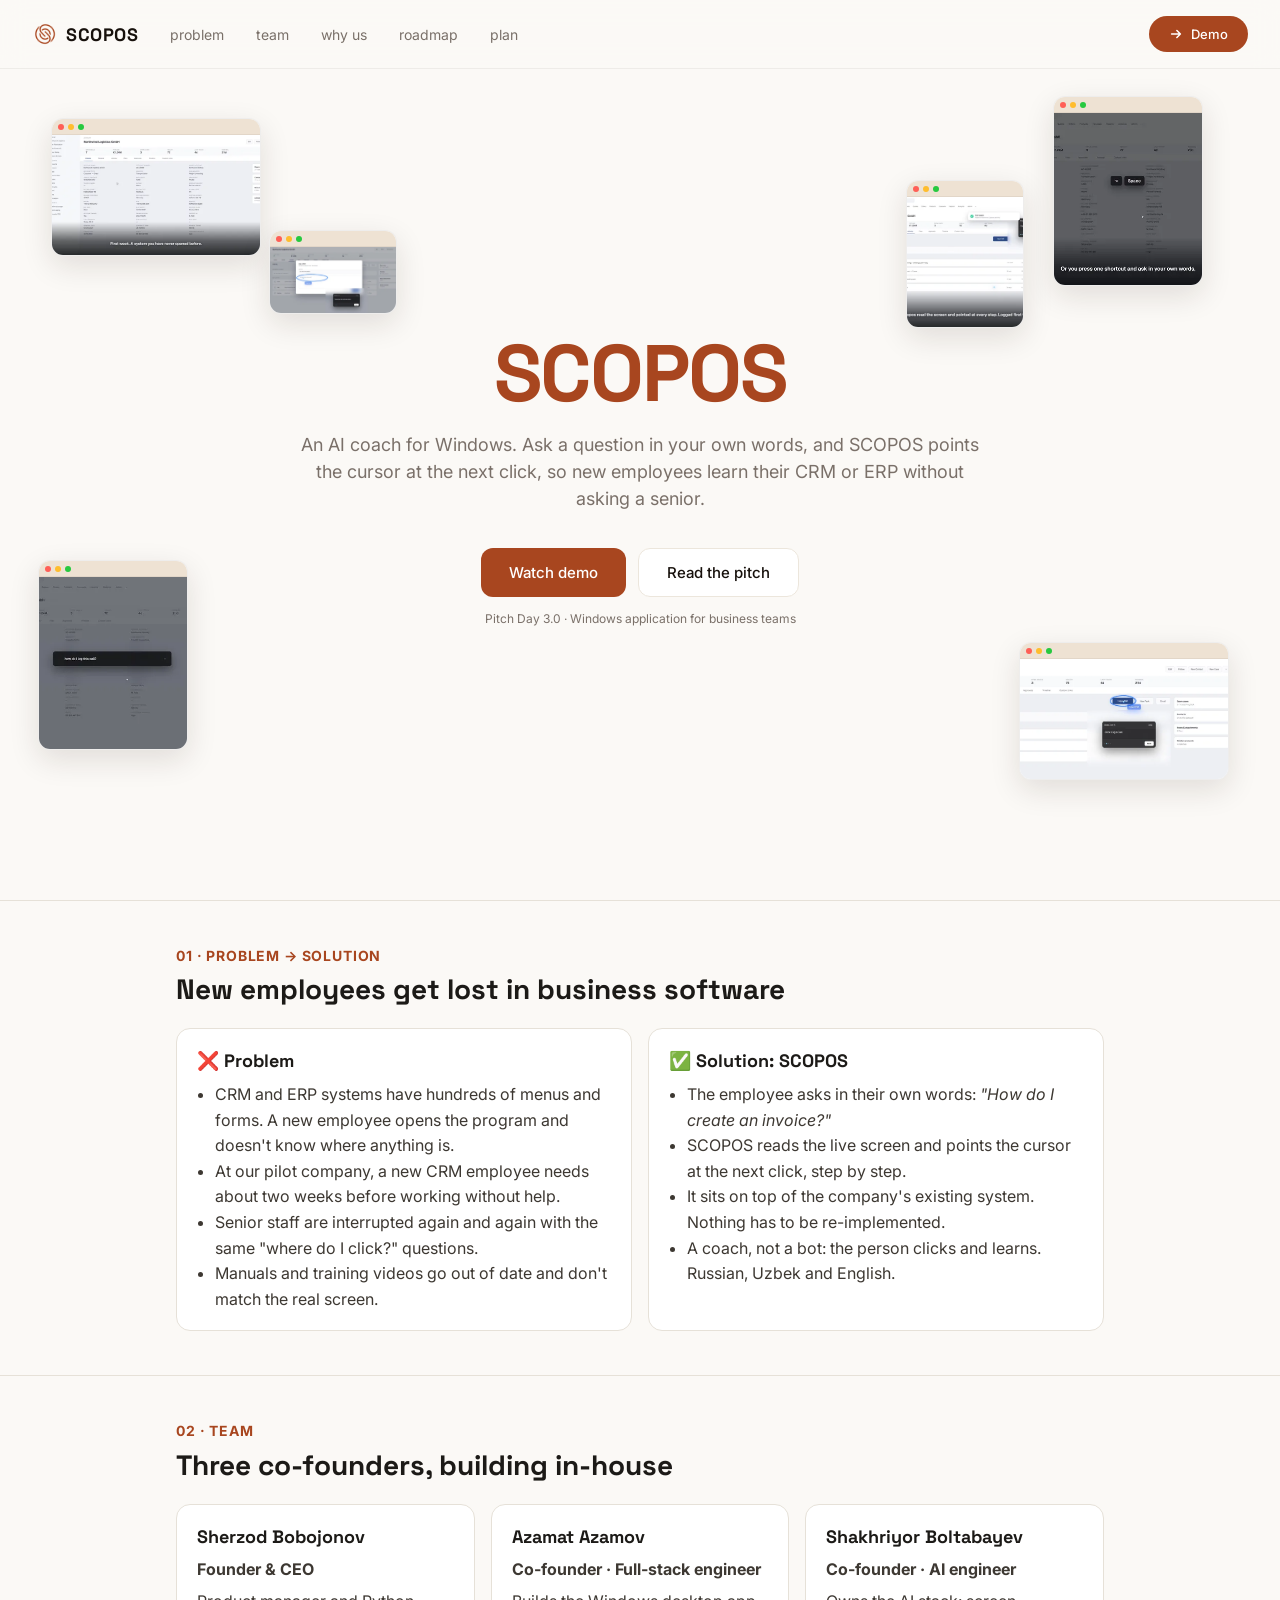
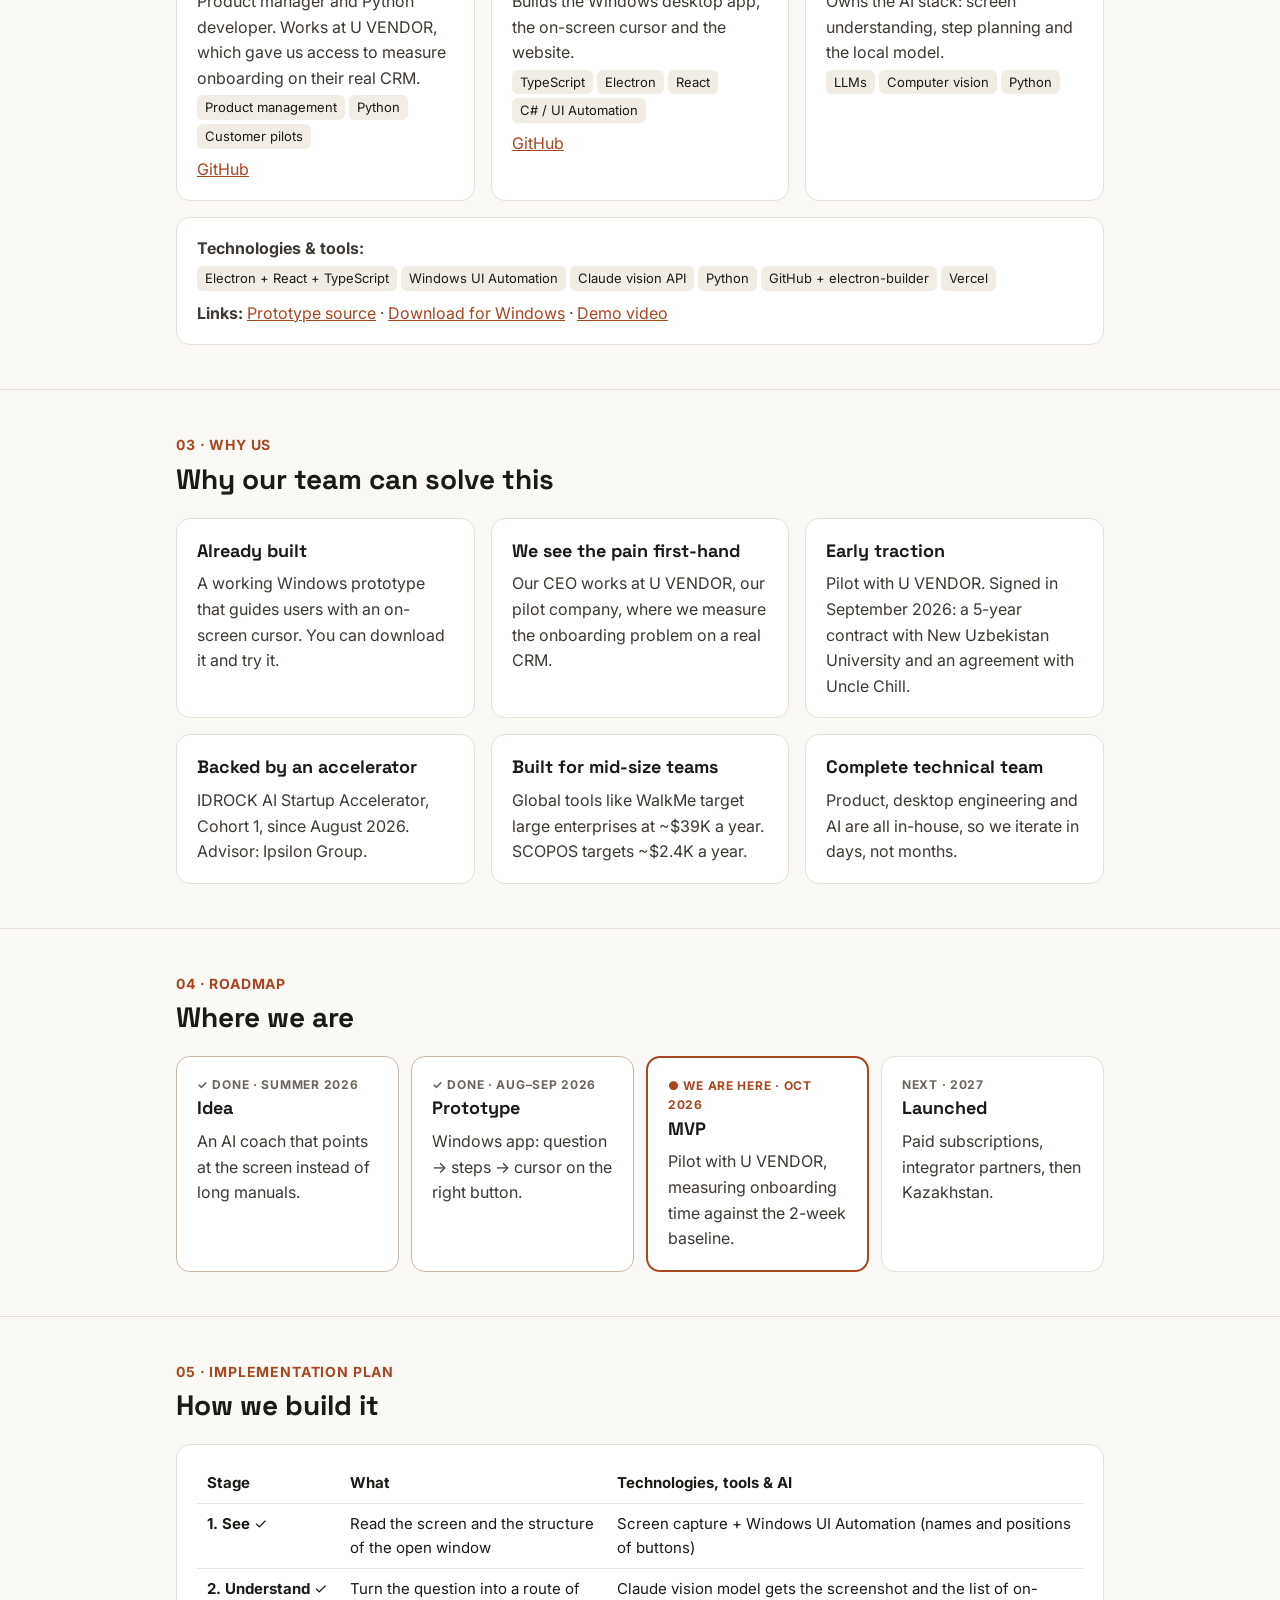
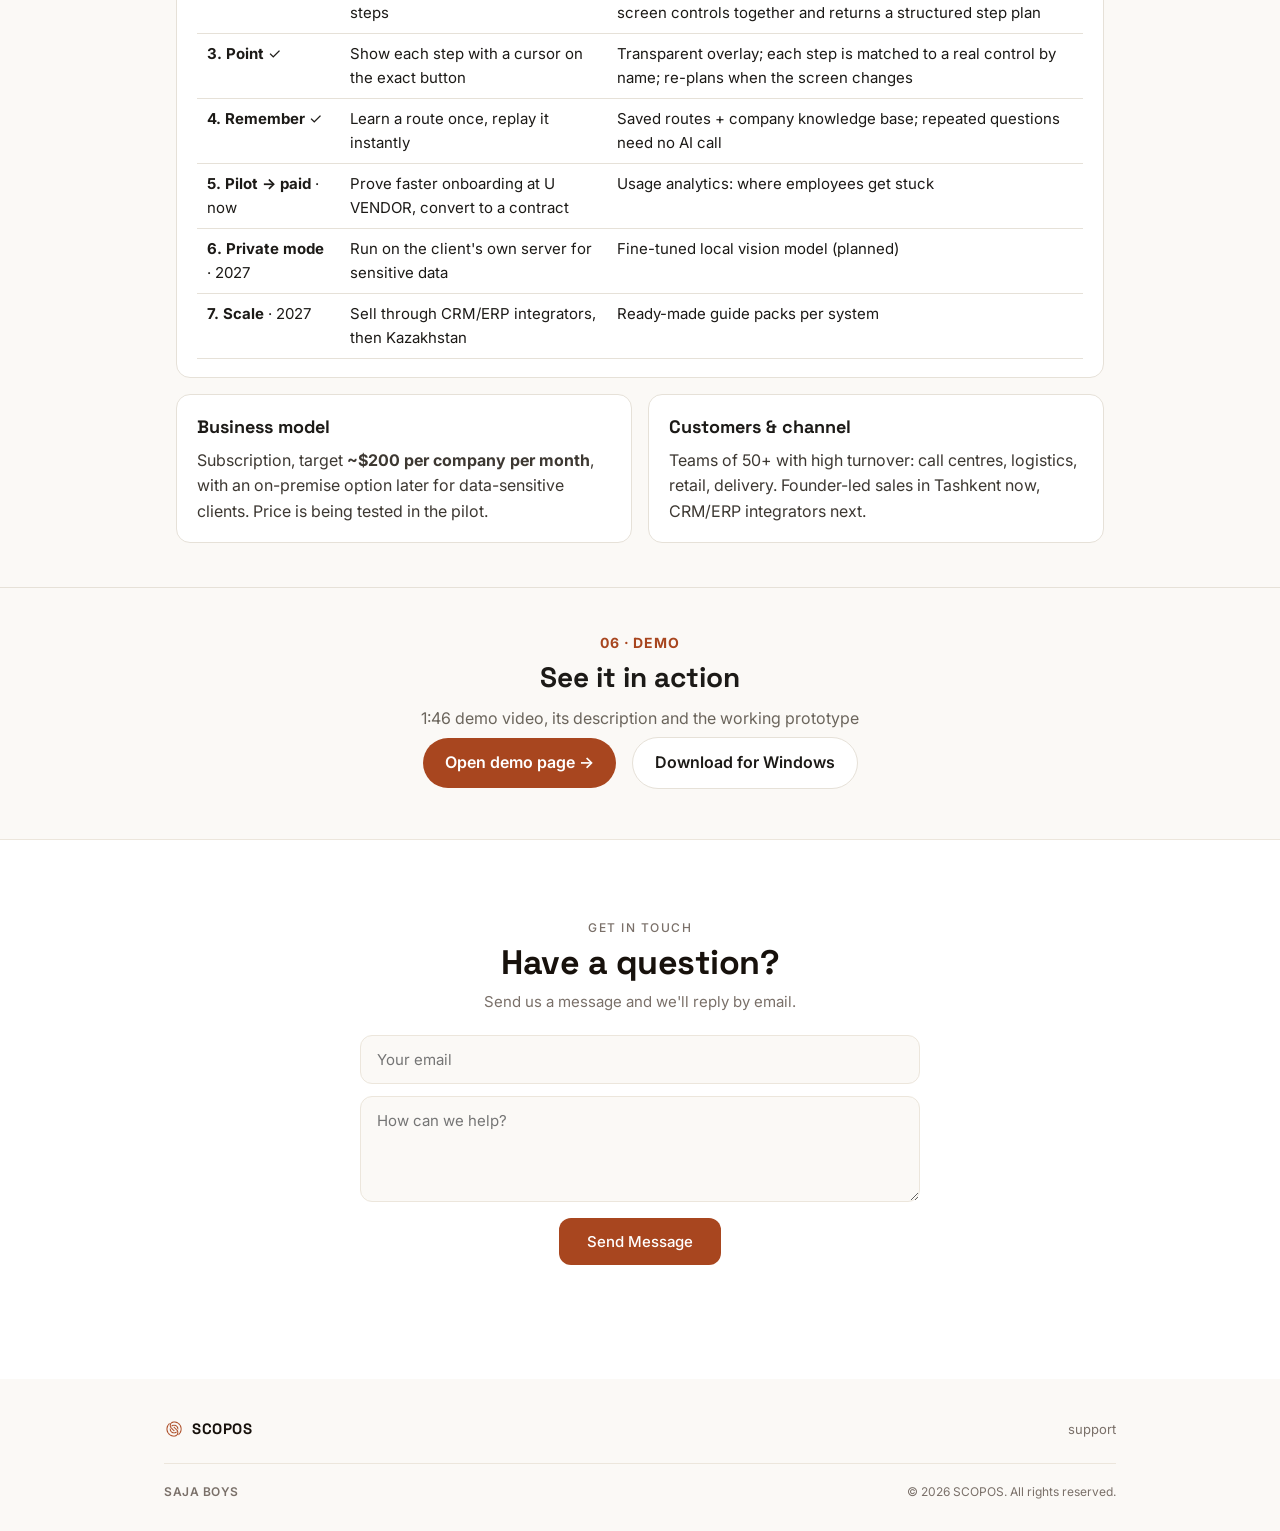
<file: index.html>
<!DOCTYPE html>
<html lang="en">
<head>
  <meta charset="UTF-8">
  <meta name="viewport" content="width=device-width, initial-scale=1.0">
  <title>SCOPOS — Screen-Aware AI Assistant</title>
  <meta name="description" content="SCOPOS is an AI coach for Windows: ask a question and it points the cursor at the next click in your CRM or ERP. Pitch Day 3.0 submission.">
  <meta property="og:title" content="SCOPOS — AI coach inside your work software">
  <meta property="og:description" content="Ask in your own words, SCOPOS points at the exact button. Demo, team, roadmap.">
  <meta property="og:image" content="https://scopus-website.vercel.app/assets/scatter_chat_panel.png">
  <meta property="og:url" content="https://scopus-website.vercel.app/">
  <meta property="og:type" content="website">
  <meta name="twitter:card" content="summary_large_image">
  <link rel="icon" type="image/png" href="/assets/icon.png">
  <link rel="preconnect" href="https://fonts.googleapis.com">
  <link rel="preconnect" href="https://fonts.gstatic.com" crossorigin>
  <link href="https://fonts.googleapis.com/css2?family=Space+Grotesk:wght@400;500;600;700&family=Inter:wght@400;500;600&display=swap" rel="stylesheet">
  <style>
    * { margin: 0; padding: 0; box-sizing: border-box; }

    :root {
      --white: #ffffff;
      --bg: #fbf9f6;
      --black: #17110c;
      --gray: #7a7069;
      --light-gray: #ece6dc;
      --brand: #a8461f;
      --brand-light: #f6ebe0;
    }

    body {
      font-family: 'Inter', -apple-system, sans-serif;
      background: var(--bg);
      color: var(--black);
      overflow-x: hidden;
      -webkit-font-smoothing: antialiased;
    }

    /* ─── Nav ──────────────────────────────────────── */
    nav {
      transition: padding 0.3s ease, box-shadow 0.3s ease;
      position: fixed;
      top: 0;
      left: 0;
      right: 0;
      z-index: 1000;
      display: flex;
      align-items: center;
      justify-content: space-between;
      padding: 16px 32px;
      background: rgba(251,249,246,0.85);
      backdrop-filter: blur(12px);
      border-bottom: 1px solid rgba(23,17,12,0.06);
    
    }

    nav.scrolled {
      padding: 12px 32px;
      box-shadow: 0 4px 20px rgba(43,28,20,0.08);
    }

    .nav-left {
      display: flex;
      align-items: center;
      gap: 32px;
    }

    .nav-logo {
      transition: transform 0.2s ease;
      display: flex;
      align-items: center;
      gap: 8px;
      font-family: 'Space Grotesk', sans-serif;
      font-weight: 700;
      font-size: 18px;
      letter-spacing: 0.5px;
      color: var(--black);
      text-decoration: none;
    
    }

    .nav-logo:hover {
      transform: scale(1.05);
    }

    .nav-logo img {
      width: 26px;
      height: 26px;
      display: block;
      object-fit: contain;
    }

    .nav-link {
      font-size: 14px;
      color: var(--gray);
      text-decoration: none;
      transition: color 0.15s;
      position: relative;
    }

    .nav-link::after {
      content: '';
      position: absolute;
      bottom: -4px;
      left: 0;
      width: 0;
      height: 2px;
      background: var(--brand);
      transition: width 0.3s ease;
    }

    .nav-link:hover::after { width: 100%; }

    .nav-link:hover { color: var(--black); }

    .nav-right {
      display: flex;
      align-items: center;
      gap: 10px;
    }

    .nav-icon-btn {
      width: 36px;
      height: 36px;
      border-radius: 50%;
      border: 1px solid var(--light-gray);
      display: flex;
      align-items: center;
      justify-content: center;
      color: var(--black);
      flex-shrink: 0;
      transition: all 0.3s ease;
    }

    .nav-icon-btn:hover { border-color: var(--brand);
      transform: translateY(-2px) rotate(5deg);
      box-shadow: 0 4px 12px rgba(168,70,31,0.2); }

    .nav-cta {
      display: inline-flex;
      align-items: center;
      gap: 8px;
      padding: 10px 20px;
      background: var(--brand);
      color: var(--white);
      border-radius: 100px;
      font-size: 13px;
      font-weight: 500;
      text-decoration: none;
      white-space: nowrap;
      transition: all 0.3s ease;
    }

    .nav-cta:hover {
      transform: translateY(-1px);
      box-shadow: 0 6px 20px rgba(168,70,31,0.4);
    }

    /* ─── Hero ─────────────────────────────────────── */
    .hero {
      position: relative;
      min-height: 100vh;
      display: flex;
      flex-direction: column;
      align-items: center;
      justify-content: center;
      padding: 140px 24px 80px;
      overflow: hidden;
    }

    /* Scattered screenshots around hero */
    .scatter {
      position: absolute;
      border-radius: 12px;
      box-shadow: 0 10px 30px rgba(43,28,20,0.12);
      border: 1px solid rgba(43,28,20,0.08);
      background: var(--white);
      overflow: hidden;
      display: flex;
      flex-direction: column;
      animation: floaty 6s ease-in-out infinite;
      will-change: transform;
      transition: transform 0.3s ease, box-shadow 0.3s ease;
    }

    .scatter:hover {
      animation-play-state: paused;
      transform: scale(1.05) rotate(0deg) !important;
      box-shadow: 0 20px 50px rgba(43,28,20,0.25);
      z-index: 10;
    }

    @keyframes floaty {
      0%, 100% { transform: translateY(0) rotate(var(--r, 0deg)); }
      50% { transform: translateY(-16px) rotate(var(--r, 0deg)); }
    }

    .win-bar {
      height: 16px;
      flex-shrink: 0;
      background: #eee2d3;
      display: flex;
      align-items: center;
      gap: 4px;
      padding: 0 6px;
      border-bottom: 1px solid rgba(43,28,20,0.06);
    }

    .win-bar span {
      width: 6px;
      height: 6px;
      border-radius: 50%;
      display: inline-block;
    }

    .win-bar span:nth-child(1) { background: #ff5f56; }
    .win-bar span:nth-child(2) { background: #ffbd2e; }
    .win-bar span:nth-child(3) { background: #27c93f; }

    .scatter-1 { top: 118px; left: 4%;  width: 210px; height: 138px; --r: -4deg; animation-delay: 0s; }
    .scatter-2 { top: 96px;  right: 6%; width: 150px; height: 190px; --r: 3deg;  animation-delay: 1.1s; }
    .scatter-3 { bottom: 150px; left: 3%; width: 150px; height: 190px; --r: -3deg; animation-delay: 0.6s; }
    .scatter-4 { bottom: 120px; right: 4%; width: 210px; height: 138px; --r: 4deg; animation-delay: 1.6s; }
    .scatter-5 { top: 230px; left: 21%; width: 128px; height: 84px; --r: 2deg; animation-delay: 2.1s; }
    .scatter-6 { top: 180px; right: 20%; width: 118px; height: 148px; --r: -2deg; animation-delay: 2.6s; }

    .scatter img {
      flex: 1;
      width: 100%;
      object-fit: cover;
      object-position: top;
    }

    .hero-content {
      animation: fadeInUp 0.8s ease;
      position: relative;
      z-index: 10;
      text-align: center;
      max-width: 700px;
    }

    .hero h1 {
      font-family: 'Space Grotesk', sans-serif;
      font-size: clamp(48px, 8vw, 80px);
      font-weight: 700;
      line-height: 0.95;
      margin-bottom: 20px;
      letter-spacing: -2px;
      color: var(--brand);
      animation: fadeInUp 0.8s ease 0.2s both;
    }

    .hero-sub {
      font-size: 18px;
      color: var(--gray);
      margin-bottom: 36px;
      line-height: 1.5;
      animation: fadeInUp 0.8s ease 0.4s both;
    }

    .hero-buttons {
      animation: fadeInUp 0.8s ease 0.6s both;
      display: flex;
      gap: 12px;
      justify-content: center;
      flex-wrap: wrap;
    }

    .btn-dark {
      display: inline-flex;
      align-items: center;
      gap: 8px;
      padding: 14px 28px;
      background: var(--brand);
      color: var(--white);
      border-radius: 12px;
      font-size: 15px;
      font-weight: 500;
      text-decoration: none;
      transition: all 0.3s ease;
      position: relative;
      overflow: hidden;
      transition: transform 0.15s, box-shadow 0.15s;
    }

    .btn-dark::before {
      content: '';
      position: absolute;
      top: 50%;
      left: 50%;
      width: 0;
      height: 0;
      border-radius: 50%;
      background: rgba(255,255,255,0.2);
      transform: translate(-50%, -50%);
      transition: width 0.6s ease, height 0.6s ease;
    }

    .btn-dark:hover::before {
      width: 300px;
      height: 300px;
    }

    .btn-dark:hover {
      transform: translateY(-2px);
      box-shadow: 0 8px 24px rgba(168,70,31,0.3);
    }

    .btn-outline {
      display: inline-flex;
      align-items: center;
      gap: 8px;
      padding: 14px 28px;
      background: var(--white);
      color: var(--black);
      border: 1.5px solid var(--light-gray);
      border-radius: 12px;
      font-size: 15px;
      font-weight: 500;
      text-decoration: none;
      transition: all 0.3s ease;
      transition: border-color 0.15s;
    }

    .btn-outline:hover {
      border-color: var(--brand);
      transform: translateY(-2px);
      box-shadow: 0 4px 12px rgba(168,70,31,0.15);
    }

    @keyframes fadeInUp {
      from {
        opacity: 0;
        transform: translateY(30px);
      }
      to {
        opacity: 1;
        transform: translateY(0);
      }
    }

    .hero-note {
      margin-top: 14px;
      font-size: 12px;
      color: var(--gray);
      animation: fadeInUp 0.8s ease 0.8s both;
    }

    /* ─── Demo GIF ─────────────────────────────────── */
    .demo-gif-section {
      padding: 0 24px 60px;
      display: flex;
      justify-content: center;
    }

    .demo-gif-container {
      width: 100%;
      max-width: 860px;
      border-radius: 20px;
      overflow: hidden;
      background: #111;
      position: relative;
      box-shadow: 0 24px 80px rgba(43,28,20,0.18);
      transition: transform 0.3s ease, box-shadow 0.3s ease;
    }

    .demo-gif-container:hover {
      transform: translateY(-4px);
      box-shadow: 0 32px 100px rgba(43,28,20,0.25);
    }

    .win-bar-lg {
      height: 30px;
      gap: 6px;
      padding: 0 12px;
      background: #1a1a1a;
      border-bottom: 1px solid rgba(255,255,255,0.06);
    }

    .win-bar-lg span {
      width: 11px;
      height: 11px;
    }

    .demo-gif-container img,
    .demo-gif-container video {
      width: 100%;
      height: auto;
      display: block;
    }

    /* ─── Features ─────────────────────────────────── */
    .features {
      padding: 80px 24px;
      max-width: 1000px;
      margin: 0 auto;
    }

    .feature-row {
      display: grid;
      grid-template-columns: 1fr 1fr;
      gap: 60px;
      align-items: center;
      margin-bottom: 100px;
      opacity: 0;
      transform: translateY(30px);
      transition: opacity 0.6s ease, transform 0.6s ease;
    }

    .feature-row.visible {
      opacity: 1;
      transform: translateY(0);
    }

    .feature-row.reverse { direction: rtl; }
    .feature-row.reverse > * { direction: ltr; }

    .feature-text h3 {
      font-family: 'Space Grotesk', sans-serif;
      font-size: 28px;
      font-weight: 700;
      margin-bottom: 12px;
      letter-spacing: -0.5px;
    }

    .feature-text p {
      font-size: 15px;
      color: var(--gray);
      line-height: 1.7;
    }

    .feature-visual {
      aspect-ratio: 4 / 3;
      border-radius: 16px;
      transition: all 0.3s ease;
      overflow: hidden;
      background: var(--white);
      border: 1px solid var(--light-gray);
      display: flex;
      align-items: center;
      justify-content: center;
      font-size: 13px;
      color: var(--gray);
      transition: transform 0.3s ease, box-shadow 0.3s ease;
    }

    .feature-visual:hover {
      transform: scale(1.02);
      box-shadow: 0 12px 40px rgba(43,28,20,0.15);
    }

    .feature-visual img {
      width: 100%;
      height: 100%;
      object-fit: cover;
      object-position: top;
    }

    /* ─── Partners ─────────────────────────────────── */
    .partners {
      padding: 64px 24px;
      background: var(--white);
      border-top: 1px solid var(--light-gray);
      border-bottom: 1px solid var(--light-gray);
    }

    .partners-inner {
      max-width: 1180px;
      margin: 0 auto;
      display: flex;
      flex-direction: column;
      align-items: center;
      gap: 24px;
    }

    .partners-label {
      font-size: 12px;
      letter-spacing: 1.5px;
      text-transform: uppercase;
      color: var(--gray);
      font-weight: 500;
    }

    .partners-grid {
      display: flex;
      flex-wrap: wrap;
      justify-content: center;
      gap: 20px;
      width: 100%;
      max-width: 1180px;
    }

    .partner-card {
      display: flex;
      align-items: center;
      gap: 18px;
      padding: 22px 22px;
      background: var(--bg);
      border: 1px solid var(--light-gray);
      border-radius: 16px;
      transition: all 0.3s ease;
      cursor: pointer;
      flex: 0 1 260px;
    }

    .partner-card:hover {
      transform: translateY(-4px);
      box-shadow: 0 8px 24px rgba(43,28,20,0.12);
      border-color: var(--brand);
    }

    .partner-logo {
      height: 60px;
      width: auto;
      max-width: 100px;
      object-fit: contain;
      border-radius: 10px;
      flex-shrink: 0;
    }

    .partner-text {
      display: flex;
      flex-direction: column;
      gap: 2px;
      text-align: left;
    }

    .partner-name {
      font-family: 'Space Grotesk', sans-serif;
      font-weight: 700;
      font-size: 17px;
      letter-spacing: 0.3px;
      line-height: 1.25;
    }

    /* ─── CTA ──────────────────────────────────────── */
    .cta {
      padding: 120px 24px;
      text-align: center;
      background: linear-gradient(180deg, var(--white) 0%, var(--brand-light) 100%);
    }

    .cta h2 {
      font-family: 'Space Grotesk', sans-serif;
      font-size: clamp(32px, 5vw, 48px);
      font-weight: 700;
      margin-bottom: 16px;
      letter-spacing: -1px;
    }

    .cta p {
      font-size: 16px;
      color: var(--gray);
      margin-bottom: 32px;
    }

    /* ─── Contact ──────────────────────────────────── */
    .contact {
      padding: 80px 24px;
      background: var(--white);
      border-top: 1px solid var(--light-gray);
    }

    .contact-inner {
      max-width: 560px;
      margin: 0 auto;
      display: flex;
      flex-direction: column;
      align-items: center;
      text-align: center;
    }

    .contact-label {
      font-size: 12px;
      letter-spacing: 1.5px;
      text-transform: uppercase;
      color: var(--gray);
      font-weight: 500;
    }

    .contact-inner h2 {
      font-family: 'Space Grotesk', sans-serif;
      font-size: clamp(26px, 4vw, 34px);
      font-weight: 700;
      letter-spacing: -0.5px;
      margin: 6px 0 8px;
    }

    .contact-inner > p {
      font-size: 15px;
      color: var(--gray);
      margin-bottom: 24px;
    }

    .contact-form {
      width: 100%;
      display: flex;
      flex-direction: column;
      gap: 12px;
    }

    .contact-form input:not([type="hidden"]),
    .contact-form textarea {
      width: 100%;
      padding: 14px 16px;
      border: 1px solid var(--light-gray);
      border-radius: 12px;
      background: var(--bg);
      font-family: 'Inter', -apple-system, sans-serif;
      font-size: 15px;
      color: var(--black);
      resize: vertical;
      transition: border-color 0.2s;
    }

    .contact-form input:not([type="hidden"]):focus,
    .contact-form textarea:focus {
      outline: none;
      border-color: var(--brand);
    }

    .contact-form button {
      align-self: center;
      border: none;
      cursor: pointer;
      font-family: 'Inter', -apple-system, sans-serif;
      font-size: 15px;
      margin-top: 4px;
    }

    .contact-form button:disabled {
      opacity: 0.6;
      cursor: default;
    }

    .contact-status {
      font-size: 14px;
      color: var(--gray);
      min-height: 18px;
      margin: 4px 0 0;
    }

    .contact-status.ok { color: var(--brand); font-weight: 500; }
    .contact-status.err { color: #b3261e; }

    /* ─── Footer ───────────────────────────────────── */
    footer {
      max-width: 1000px;
      margin: 0 auto;
      padding: 40px 24px 32px;
    }

    .footer-top {
      display: flex;
      justify-content: space-between;
      align-items: center;
      border-bottom: 1px solid var(--light-gray);
      padding-bottom: 24px;
      flex-wrap: wrap;
      gap: 16px;
    }

    .footer-left {
      display: flex;
      align-items: center;
      gap: 8px;
      font-family: 'Space Grotesk', sans-serif;
      font-weight: 700;
      font-size: 15px;
      letter-spacing: 0.5px;
    }

    .footer-left img { width: 20px; height: 20px; object-fit: contain; }

    .footer-links {
      display: flex;
      gap: 24px;
    }

    .footer-links a {
      font-size: 13px;
      color: var(--gray);
      text-decoration: none;
    }

    .footer-links a:hover { color: var(--brand); }

    .footer-bottom {
      display: flex;
      justify-content: space-between;
      align-items: center;
      flex-wrap: wrap;
      gap: 8px;
      margin-top: 20px;
      font-size: 12px;
      color: var(--gray);
    }

    .footer-team {
      font-weight: 600;
      letter-spacing: 0.5px;
      color: var(--gray);
    }

    /* ─── Responsive ───────────────────────────────── */
    @media (max-width: 768px) {
      .scatter { display: none; }
      .feature-row { grid-template-columns: 1fr; gap: 32px; }
      .feature-row.reverse { direction: ltr; }
      nav { padding: 12px 16px; }
      .nav-link { display: none; }
      .footer-top { flex-direction: column; text-align: center; }
      .footer-bottom { flex-direction: column; text-align: center; }
      .partner-card { width: 100%; justify-content: center; text-align: left; }
    }
  </style>
<style>
#pd{--fg:#1c1a17;--mut:#6b655c;--acc:#a8461f;--card:#fff;--line:#e6e1d8;color:var(--fg);font:16px/1.6 'Inter',-apple-system,sans-serif;text-align:left}
#pd h2,#pd h3{font-family:'Space Grotesk',sans-serif}
section[id]{scroll-margin-top:80px}
#pd .big.ghost{background:var(--card);color:var(--fg);border:1px solid var(--line)}
#pd *{box-sizing:border-box}
#pd a{color:var(--acc)}
#pd .w{max-width:960px;margin:0 auto;padding:0 16px}
#pd section{padding:44px 0;border-top:1px solid var(--line)}
#pd section h2{font-size:28px;margin:0 0 6px}
#pd .n{color:var(--acc);font-weight:700;font-size:14px;letter-spacing:.06em;text-transform:uppercase}
#pd .g2{display:grid;grid-template-columns:1fr 1fr;gap:16px}
#pd .g3{display:grid;grid-template-columns:repeat(3,1fr);gap:16px}
#pd .g4{display:grid;grid-template-columns:repeat(4,1fr);gap:12px}
@media(max-width:760px){#pd .g2,#pd .g3,#pd .g4{grid-template-columns:1fr}}
#pd .c{background:var(--card);border:1px solid var(--line);border-radius:14px;padding:18px 20px}
#pd .c h3{margin:0 0 6px;font-size:18px}
#pd .c p,#pd .c li{color:#3d3832;margin:0}
#pd .c ul{padding-left:18px;margin:6px 0 0}
#pd .stage.done{border-color:#c9b9a8}
#pd .stage.now{border:2px solid var(--acc)}
#pd .stage .s{font-size:12px;font-weight:700;text-transform:uppercase;letter-spacing:.06em;color:var(--mut)}
#pd .stage.now .s{color:var(--acc)}
#pd .chips span{display:inline-block;font-size:13px;background:#f1ece4;border-radius:6px;padding:2px 8px;margin:4px 4px 0 0}
#pd .big{display:inline-block;background:var(--acc);color:#fff;text-decoration:none;padding:12px 22px;border-radius:999px;font-weight:600;margin:6px}
#pd table{width:100%;border-collapse:collapse;font-size:15px}
#pd td,#pd th{text-align:left;padding:8px 10px;border-bottom:1px solid var(--line);vertical-align:top}
</style>
</head>
<body>

  <nav>
    <div class="nav-left">
      <a href="/" class="nav-logo">
        <img src="assets/icon.png" alt="SCOPOS">
        SCOPOS
      </a>
      <a href="#problem" class="nav-link">problem</a>
      <a href="#team" class="nav-link">team</a>
      <a href="#why" class="nav-link">why us</a>
      <a href="#roadmap" class="nav-link">roadmap</a>
      <a href="#plan" class="nav-link">plan</a>
    </div>
    <div class="nav-right">
      <a href="/demo" class="nav-cta">
        <svg width="14" height="14" viewBox="0 0 16 16" fill="none" stroke="currentColor" stroke-width="1.8" stroke-linecap="round" stroke-linejoin="round"><path d="M3 8h10M9 4l4 4-4 4"/></svg>
        Demo
      </a>
    </div>
  </nav>

  <!-- Hero -->
  <section class="hero">
    <!-- Scattered real product screenshots -->
    <div class="scatter scatter-1">
      <div class="win-bar"><span></span><span></span><span></span></div>
      <img src="assets/scatter-1.webp" alt="SCOPOS reading a CRM screen">
    </div>
    <div class="scatter scatter-2">
      <div class="win-bar"><span></span><span></span><span></span></div>
      <img src="assets/scatter-2.webp" alt="SCOPOS step-by-step guide tooltip">
    </div>
    <div class="scatter scatter-3">
      <div class="win-bar"><span></span><span></span><span></span></div>
      <img src="assets/scatter-3.webp" alt="SCOPOS pointing at the Activity tab">
    </div>
    <div class="scatter scatter-4">
      <div class="win-bar"><span></span><span></span><span></span></div>
      <img src="assets/scatter-4.webp" alt="SCOPOS guiding a Log a Call flow">
    </div>
    <div class="scatter scatter-5">
      <div class="win-bar"><span></span><span></span><span></span></div>
      <img src="assets/scatter-5.webp" alt="SCOPOS hint while typing a call note">
    </div>
    <div class="scatter scatter-6">
      <div class="win-bar"><span></span><span></span><span></span></div>
      <img src="assets/scatter-6.webp" alt="SCOPOS AI hint panel in a CRM">
    </div>

    <div class="hero-content">
      <h1>SCOPOS</h1>
      <p class="hero-sub">An AI coach for Windows. Ask a question in your own words, and SCOPOS points the cursor at the next click, so new employees learn their CRM or ERP without asking a senior.</p>
      <div class="hero-buttons">
        <a href="/demo" class="btn-dark">Watch demo</a>
        <a href="#problem" class="btn-outline">Read the pitch</a>
      </div>
      <p class="hero-note">Pitch Day 3.0 · Windows application for business teams</p>
    </div>
  </section>

  
  

  
  

  
  <div id="pd">
<section id="problem"><div class="w">
  <div class="n">01 · Problem → Solution</div>
  <h2>New employees get lost in business software</h2>
  <div class="g2" style="margin-top:16px">
    <div class="c"><h3>❌ Problem</h3>
      <ul>
        <li>CRM and ERP systems have hundreds of menus and forms. A new employee opens the program and doesn't know where anything is.</li>
        <li>At our pilot company, a new CRM employee needs about two weeks before working without help.</li>
        <li>Senior staff are interrupted again and again with the same "where do I click?" questions.</li>
        <li>Manuals and training videos go out of date and don't match the real screen.</li>
      </ul>
    </div>
    <div class="c"><h3>✅ Solution: SCOPOS</h3>
      <ul>
        <li>The employee asks in their own words: <i>"How do I create an invoice?"</i></li>
        <li>SCOPOS reads the live screen and points the cursor at the next click, step by step.</li>
        <li>It sits on top of the company's existing system. Nothing has to be re-implemented.</li>
        <li>A coach, not a bot: the person clicks and learns. Russian, Uzbek and English.</li>
      </ul>
    </div>
  </div>
</div></section>

<section id="team"><div class="w">
  <div class="n">02 · Team</div>
  <h2>Three co-founders, building in-house</h2>
  <div class="g3" style="margin-top:16px">
    <div class="c"><h3>Sherzod Bobojonov</h3>
      <p><b>Founder &amp; CEO</b></p>
      <p style="margin-top:6px">Product manager and Python developer. Works at U VENDOR, which gave us access to measure onboarding on their real CRM.</p>
      <div class="chips"><span>Product management</span><span>Python</span><span>Customer pilots</span></div>
      <p style="margin-top:8px"><a href="https://github.com/SherzodALTUIT26" target="_blank" rel="noopener">GitHub</a></p>
    </div>
    <div class="c"><h3>Azamat Azamov</h3>
      <p><b>Co-founder · Full-stack engineer</b></p>
      <p style="margin-top:6px">Builds the Windows desktop app, the on-screen cursor and the website.</p>
      <div class="chips"><span>TypeScript</span><span>Electron</span><span>React</span><span>C# / UI Automation</span></div>
      <p style="margin-top:8px"><a href="https://github.com/sajaboy15" target="_blank" rel="noopener">GitHub</a></p>
    </div>
    <div class="c"><h3>Shakhriyor Boltabayev</h3>
      <p><b>Co-founder · AI engineer</b></p>
      <p style="margin-top:6px">Owns the AI stack: screen understanding, step planning and the local model.</p>
      <div class="chips"><span>LLMs</span><span>Computer vision</span><span>Python</span></div>
    </div>
  </div>
  <div class="c" style="margin-top:16px">
    <p><b>Technologies &amp; tools:</b></p>
    <div class="chips"><span>Electron + React + TypeScript</span><span>Windows UI Automation</span><span>Claude vision API</span><span>Python</span><span>GitHub + electron-builder</span><span>Vercel</span></div>
    <p style="margin-top:10px"><b>Links:</b> <a href="https://github.com/sajaboy15/scopos" target="_blank" rel="noopener">Prototype source</a> · <a href="https://github.com/sajaboy15/scopos/releases/latest" target="_blank" rel="noopener">Download for Windows</a> · <a href="/demo">Demo video</a></p>
  </div>
</div></section>

<section id="why"><div class="w">
  <div class="n">03 · Why us</div>
  <h2>Why our team can solve this</h2>
  <div class="g3" style="margin-top:16px">
    <div class="c"><h3>Already built</h3><p>A working Windows prototype that guides users with an on-screen cursor. You can download it and try it.</p></div>
    <div class="c"><h3>We see the pain first-hand</h3><p>Our CEO works at U VENDOR, our pilot company, where we measure the onboarding problem on a real CRM.</p></div>
    <div class="c"><h3>Early traction</h3><p>Pilot with U VENDOR. Signed in September 2026: a 5-year contract with New Uzbekistan University and an agreement with Uncle Chill.</p></div>
    <div class="c"><h3>Backed by an accelerator</h3><p>IDROCK AI Startup Accelerator, Cohort 1, since August 2026. Advisor: Ipsilon Group.</p></div>
    <div class="c"><h3>Built for mid-size teams</h3><p>Global tools like WalkMe target large enterprises at ~$39K a year. SCOPOS targets ~$2.4K a year.</p></div>
    <div class="c"><h3>Complete technical team</h3><p>Product, desktop engineering and AI are all in-house, so we iterate in days, not months.</p></div>
  </div>
</div></section>

<section id="roadmap"><div class="w">
  <div class="n">04 · Roadmap</div>
  <h2>Where we are</h2>
  <div class="g4" style="margin-top:16px">
    <div class="c stage done"><div class="s">✓ Done · Summer 2026</div><h3>Idea</h3><p>An AI coach that points at the screen instead of long manuals.</p></div>
    <div class="c stage done"><div class="s">✓ Done · Aug–Sep 2026</div><h3>Prototype</h3><p>Windows app: question → steps → cursor on the right button.</p></div>
    <div class="c stage now"><div class="s">● We are here · Oct 2026</div><h3>MVP</h3><p>Pilot with U VENDOR, measuring onboarding time against the 2-week baseline.</p></div>
    <div class="c stage"><div class="s">Next · 2027</div><h3>Launched</h3><p>Paid subscriptions, integrator partners, then Kazakhstan.</p></div>
  </div>
</div></section>

<section id="plan"><div class="w">
  <div class="n">05 · Implementation plan</div>
  <h2>How we build it</h2>
  <div class="c" style="margin-top:16px;overflow-x:auto">
    <table>
      <tr><th>Stage</th><th>What</th><th>Technologies, tools &amp; AI</th></tr>
      <tr><td><b>1. See</b> ✓</td><td>Read the screen and the structure of the open window</td><td>Screen capture + Windows UI Automation (names and positions of buttons)</td></tr>
      <tr><td><b>2. Understand</b> ✓</td><td>Turn the question into a route of steps</td><td>Claude vision model gets the screenshot and the list of on-screen controls together and returns a structured step plan</td></tr>
      <tr><td><b>3. Point</b> ✓</td><td>Show each step with a cursor on the exact button</td><td>Transparent overlay; each step is matched to a real control by name; re-plans when the screen changes</td></tr>
      <tr><td><b>4. Remember</b> ✓</td><td>Learn a route once, replay it instantly</td><td>Saved routes + company knowledge base; repeated questions need no AI call</td></tr>
      <tr><td><b>5. Pilot → paid</b> · now</td><td>Prove faster onboarding at U VENDOR, convert to a contract</td><td>Usage analytics: where employees get stuck</td></tr>
      <tr><td><b>6. Private mode</b> · 2027</td><td>Run on the client's own server for sensitive data</td><td>Fine-tuned local vision model (planned)</td></tr>
      <tr><td><b>7. Scale</b> · 2027</td><td>Sell through CRM/ERP integrators, then Kazakhstan</td><td>Ready-made guide packs per system</td></tr>
    </table>
  </div>
  <div class="g2" style="margin-top:16px">
    <div class="c"><h3>Business model</h3><p>Subscription, target <b>~$200 per company per month</b>, with an on-premise option later for data-sensitive clients. Price is being tested in the pilot.</p></div>
    <div class="c"><h3>Customers &amp; channel</h3><p>Teams of 50+ with high turnover: call centres, logistics, retail, delivery. Founder-led sales in Tashkent now, CRM/ERP integrators next.</p></div>
  </div>
</div></section>

<section id="demo-link"><div class="w" style="text-align:center">
  <div class="n">06 · Demo</div>
  <h2>See it in action</h2>
  <p style="color:var(--mut)">1:46 demo video, its description and the working prototype</p>
  <a class="big" href="/demo">Open demo page →</a>
  <a class="big ghost" href="https://github.com/sajaboy15/scopos/releases/latest" target="_blank" rel="noopener">Download for Windows</a>
</div></section>
</div>


  <section class="contact" id="contact">
    <div class="contact-inner">
      <div class="contact-label">get in touch</div>
      <h2>Have a question?</h2>
      <p>Send us a message and we'll reply by email.</p>
      <form class="contact-form" id="contactForm">
        <input type="email" name="email" placeholder="Your email" required>
        <textarea name="message" placeholder="How can we help?" rows="4" required></textarea>
        <input type="hidden" name="_subject" value="New message from SCOPOS website">
        <input type="text" name="_honey" style="display:none" tabindex="-1" autocomplete="off">
        <button type="submit" class="btn-dark">Send Message</button>
        <p class="contact-status" id="contactStatus"></p>
      </form>
    </div>
  </section>

  <!-- Footer -->
  <footer>
    <div class="footer-top">
      <div class="footer-left">
        <img src="assets/icon.png" alt="">
        SCOPOS
      </div>
      <div class="footer-links">
        <a href="#contact">support</a>
      </div>
    </div>
    <div class="footer-bottom">
      <span class="footer-team">SAJA BOYS</span>
      <span>© 2026 SCOPOS. All rights reserved.</span>
    </div>
  </footer>

  <script>
    // Smooth scroll
    document.querySelectorAll('a[href^="#"]').forEach(anchor => {
      anchor.addEventListener('click', function (e) {
        e.preventDefault();
        const target = document.querySelector(this.getAttribute('href'));
        if (target) {
          target.scrollIntoView({ behavior: 'smooth', block: 'start' });
        }
      });
    });

    // Nav scroll effect
    let lastScroll = 0;
    window.addEventListener('scroll', () => {
      const nav = document.querySelector('nav');
      const currentScroll = window.pageYOffset;

      if (currentScroll > 50) {
        nav.classList.add('scrolled');
      } else {
        nav.classList.remove('scrolled');
      }

      lastScroll = currentScroll;
    });

    // Feature row animations on scroll
    const observerOptions = {
      threshold: 0.2,
      rootMargin: '0px 0px -100px 0px'
    };

    const observer = new IntersectionObserver((entries) => {
      entries.forEach(entry => {
        if (entry.isIntersecting) {
          entry.target.classList.add('visible');
        }
      });
    }, observerOptions);

    document.querySelectorAll('.feature-row').forEach(row => {
      observer.observe(row);
    });

    // Forms — submit to FormSubmit without leaving the page
    function wireForm(formId, statusId, successMessage) {
      const form = document.getElementById(formId);
      if (!form) return;
      form.addEventListener('submit', async (e) => {
        e.preventDefault();
        const status = document.getElementById(statusId);
        const btn = form.querySelector('button');
        btn.disabled = true;
        status.className = 'contact-status';
        status.textContent = 'Sending…';
        try {
          const res = await fetch('https://formsubmit.co/ajax/sherzodbobojonov077@gmail.com', {
            method: 'POST',
            headers: { 'Accept': 'application/json' },
            body: new FormData(form)
          });
          if (!res.ok) throw new Error('Request failed');
          status.className = 'contact-status ok';
          status.textContent = successMessage;
          form.reset();
        } catch (err) {
          status.className = 'contact-status err';
          status.textContent = 'Something went wrong — please email us directly instead.';
        } finally {
          btn.disabled = false;
        }
      });
    }

    wireForm('contactForm', 'contactStatus', "Thanks — we'll reply by email soon.");

    document.querySelectorAll('.partner-card[data-url]').forEach((card) => {
      card.addEventListener('dblclick', () => {
        window.open(card.dataset.url, '_blank', 'noopener,noreferrer');
      });
    });
  </script>

</body>
</html>
</file>
